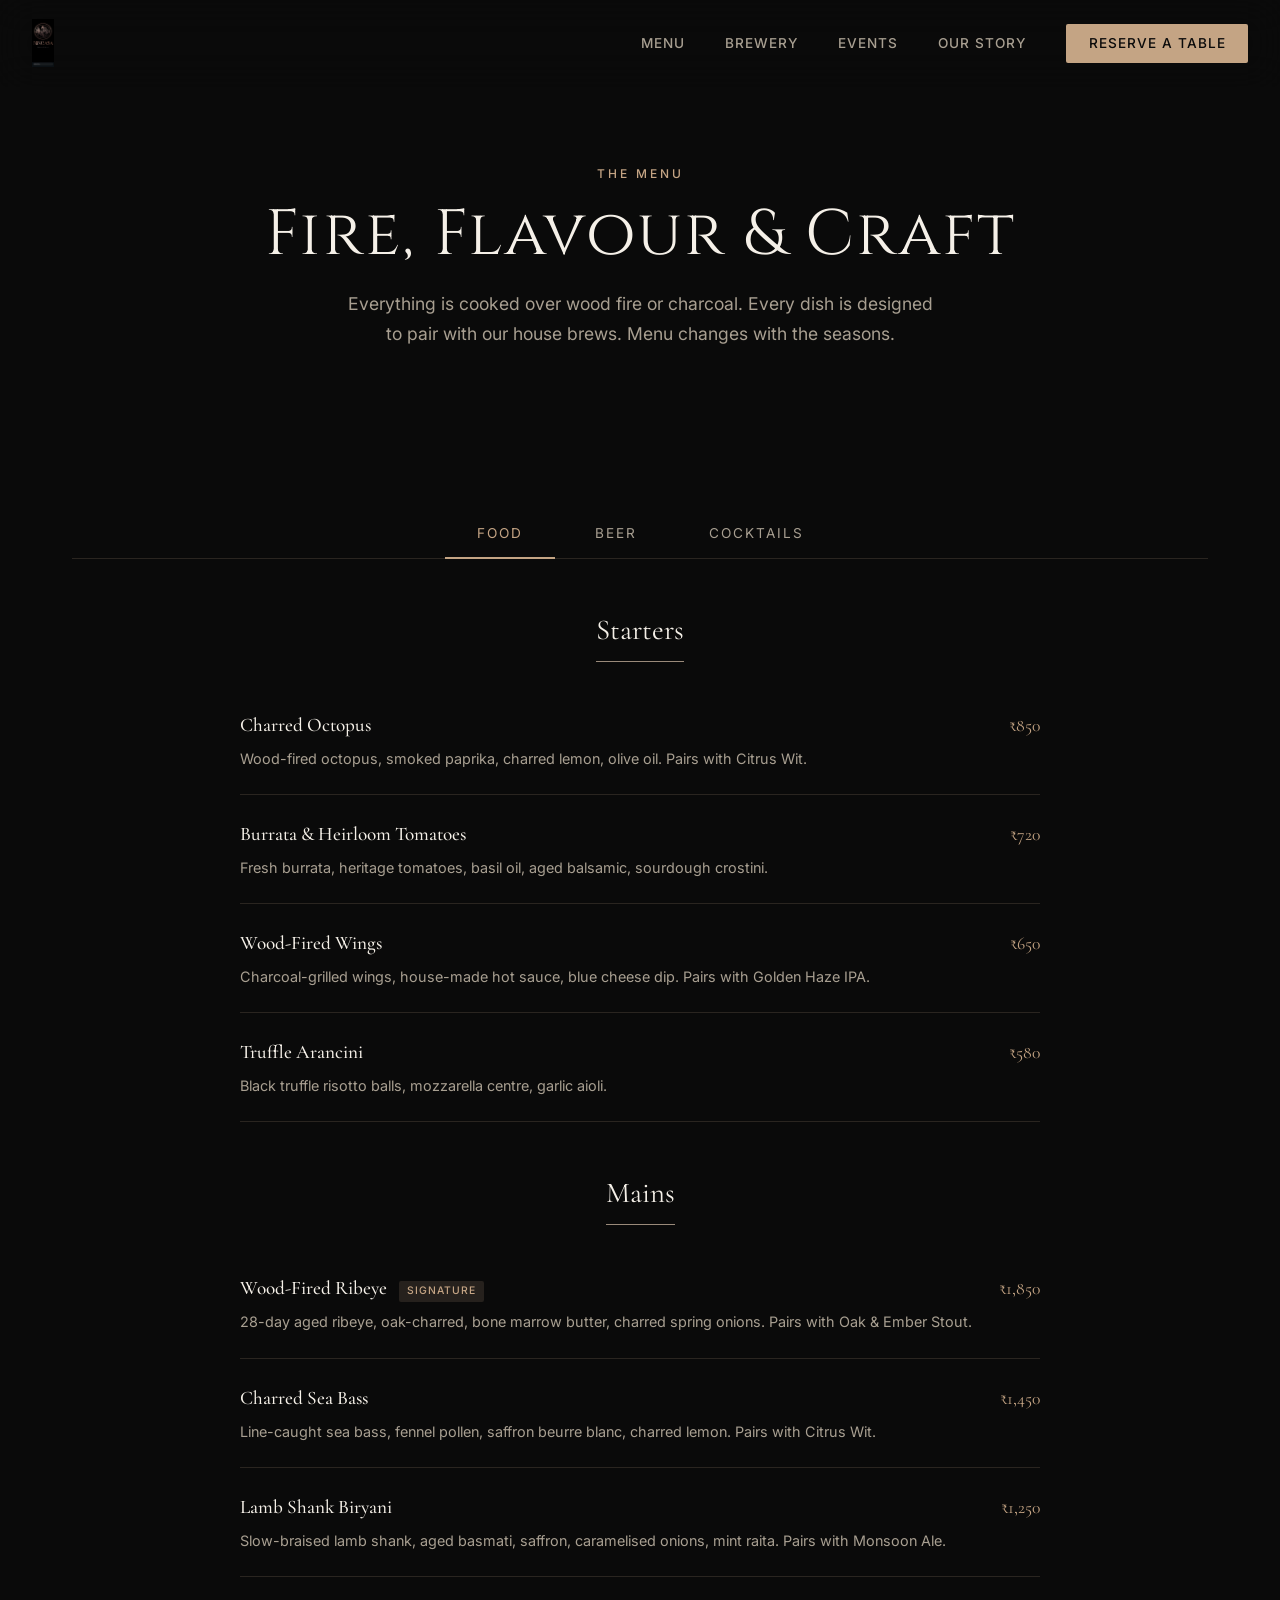
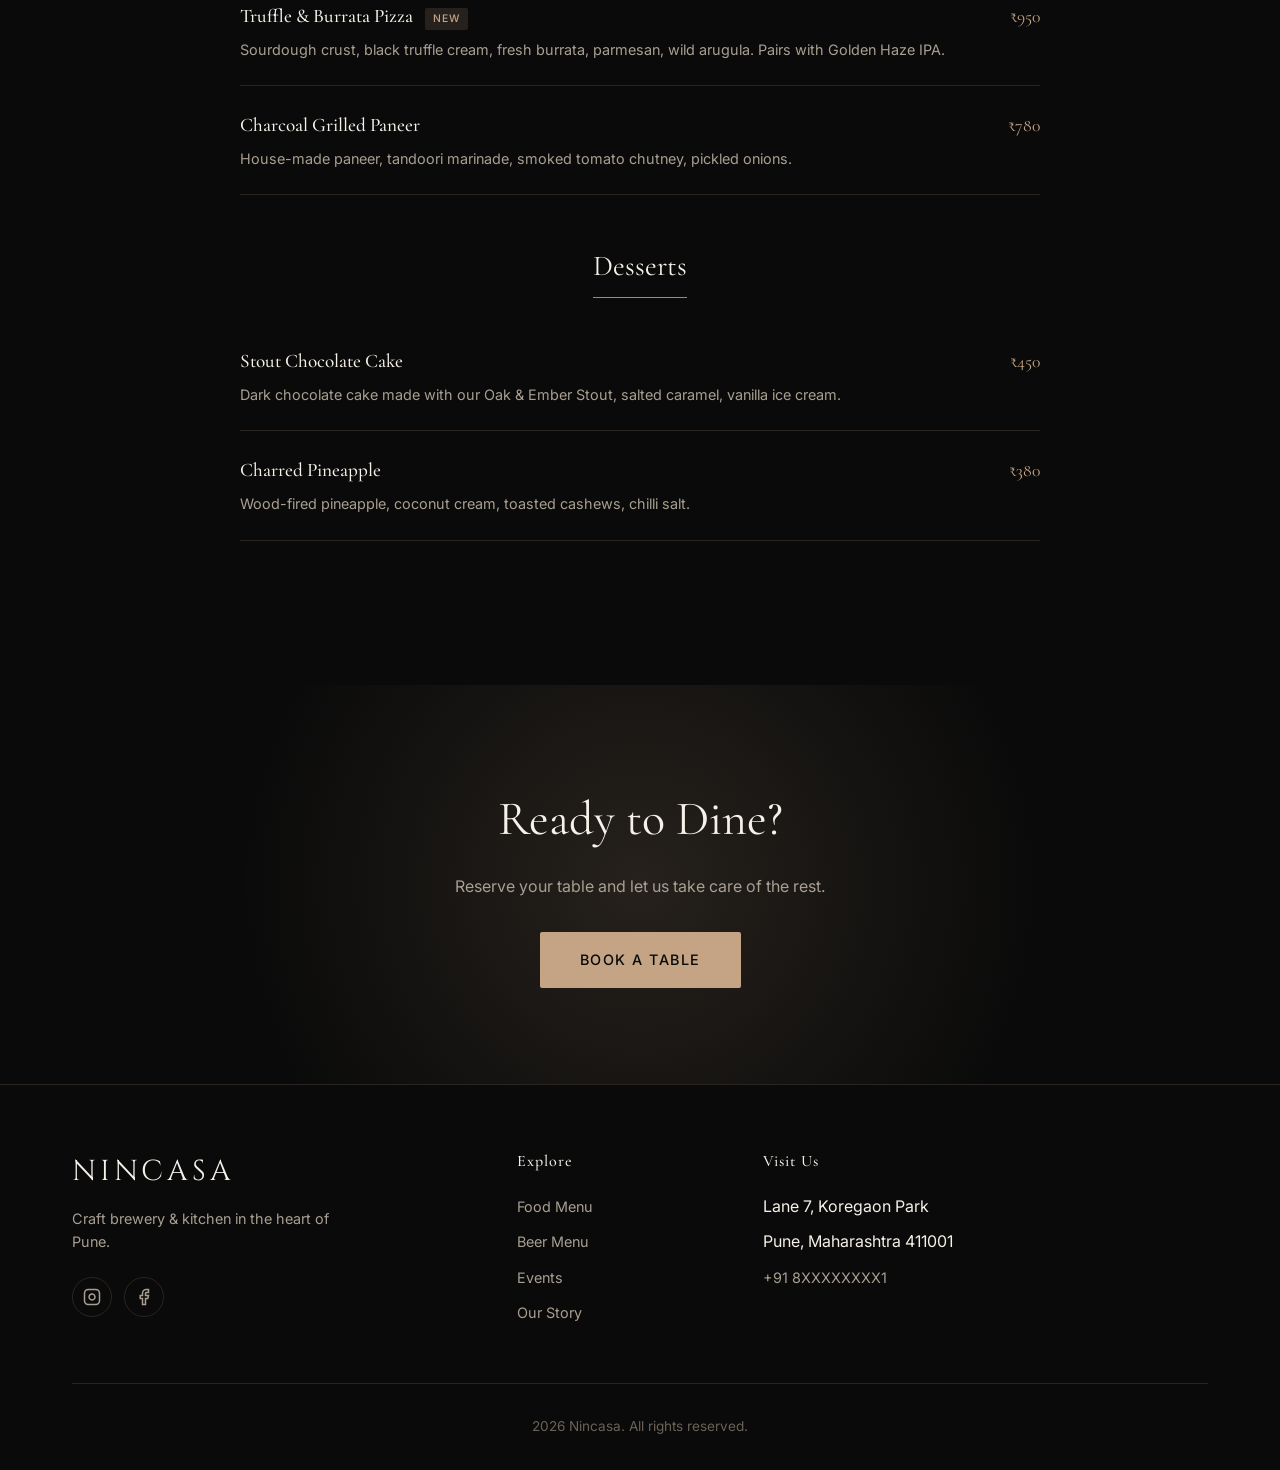
<file: menu.html>
<!DOCTYPE html>
<html lang="en">
<head>
    <meta charset="UTF-8">
    <meta name="viewport" content="width=device-width, initial-scale=1.0">
    <title>Menu — Nincasa | Craft Brewery & Kitchen</title>
    <link rel="preconnect" href="https://fonts.googleapis.com">
    <link rel="preconnect" href="https://fonts.gstatic.com" crossorigin>
    <link href="https://fonts.googleapis.com/css2?family=Cinzel:wght@400;500;600;700&family=Cormorant+Garamond:ital,wght@0,300;0,400;0,500;0,600;0,700;1,300;1,400;1,500&family=Inter:wght@300;400;500;600&display=swap" rel="stylesheet">
    <link rel="stylesheet" href="styles.css">
</head>
<body>
    <nav class="nav" id="navbar">
        <a href="index.html" class="nav-logo">
            <img src="logo.png" alt="Nincasa" class="nav-logo-img">
        </a>
        <ul class="nav-links">
            <li><a href="menu.html">Menu</a></li>
            <li><a href="brewery.html">Brewery</a></li>
            <li><a href="events.html">Events</a></li>
            <li><a href="about.html">Our Story</a></li>
            <li><a href="contact.html" class="nav-cta">Reserve a Table</a></li>
        </ul>
        <button class="mobile-toggle" id="mobileToggle" aria-label="Toggle menu">
            <span></span><span></span><span></span>
        </button>
    </nav>

    <div class="mobile-menu" id="mobileMenu">
        <a href="menu.html">Menu</a>
        <a href="brewery.html">Brewery</a>
        <a href="events.html">Events</a>
        <a href="about.html">Our Story</a>
        <a href="contact.html" class="mobile-cta">Reserve a Table</a>
    </div>

    <header class="page-header">
        <div class="container">
            <span class="section-tag">The Menu</span>
            <h1 style="font-family: var(--font-logo), serif; font-weight: 400; letter-spacing: 2px;">Fire, Flavour & Craft</h1>
            <p class="page-subtitle">Everything is cooked over wood fire or charcoal. Every dish is designed to pair with our house brews. Menu changes with the seasons.</p>
        </div>
    </header>

    <section class="menu-section">
        <div class="container">
            <div class="menu-tabs">
                <button class="menu-tab active" data-tab="food">Food</button>
                <button class="menu-tab" data-tab="beer">Beer</button>
                <button class="menu-tab" data-tab="cocktails">Cocktails</button>
            </div>

            <!-- Food Menu -->
            <div class="menu-panel active" id="food">
                <div class="menu-category">
                    <h2 class="menu-cat-title"><span>Starters</span></h2>
                    <div class="menu-items">
                        <div class="menu-item">
                            <div class="menu-item-header">
                                <h3>Charred Octopus</h3>
                                <span class="menu-item-price">₹850</span>
                            </div>
                            <p>Wood-fired octopus, smoked paprika, charred lemon, olive oil. Pairs with Citrus Wit.</p>
                        </div>
                        <div class="menu-item">
                            <div class="menu-item-header">
                                <h3>Burrata & Heirloom Tomatoes</h3>
                                <span class="menu-item-price">₹720</span>
                            </div>
                            <p>Fresh burrata, heritage tomatoes, basil oil, aged balsamic, sourdough crostini.</p>
                        </div>
                        <div class="menu-item">
                            <div class="menu-item-header">
                                <h3>Wood-Fired Wings</h3>
                                <span class="menu-item-price">₹650</span>
                            </div>
                            <p>Charcoal-grilled wings, house-made hot sauce, blue cheese dip. Pairs with Golden Haze IPA.</p>
                        </div>
                        <div class="menu-item">
                            <div class="menu-item-header">
                                <h3>Truffle Arancini</h3>
                                <span class="menu-item-price">₹580</span>
                            </div>
                            <p>Black truffle risotto balls, mozzarella centre, garlic aioli.</p>
                        </div>
                    </div>
                </div>

                <div class="menu-category">
                    <h2 class="menu-cat-title"><span>Mains</span></h2>
                    <div class="menu-items">
                        <div class="menu-item">
                            <div class="menu-item-header">
                                <h3>Wood-Fired Ribeye <span class="menu-badge">Signature</span></h3>
                                <span class="menu-item-price">₹1,850</span>
                            </div>
                            <p>28-day aged ribeye, oak-charred, bone marrow butter, charred spring onions. Pairs with Oak & Ember Stout.</p>
                        </div>
                        <div class="menu-item">
                            <div class="menu-item-header">
                                <h3>Charred Sea Bass</h3>
                                <span class="menu-item-price">₹1,450</span>
                            </div>
                            <p>Line-caught sea bass, fennel pollen, saffron beurre blanc, charred lemon. Pairs with Citrus Wit.</p>
                        </div>
                        <div class="menu-item">
                            <div class="menu-item-header">
                                <h3>Lamb Shank Biryani</h3>
                                <span class="menu-item-price">₹1,250</span>
                            </div>
                            <p>Slow-braised lamb shank, aged basmati, saffron, caramelised onions, mint raita. Pairs with Monsoon Ale.</p>
                        </div>
                        <div class="menu-item">
                            <div class="menu-item-header">
                                <h3>Truffle & Burrata Pizza <span class="menu-badge">New</span></h3>
                                <span class="menu-item-price">₹950</span>
                            </div>
                            <p>Sourdough crust, black truffle cream, fresh burrata, parmesan, wild arugula. Pairs with Golden Haze IPA.</p>
                        </div>
                        <div class="menu-item">
                            <div class="menu-item-header">
                                <h3>Charcoal Grilled Paneer</h3>
                                <span class="menu-item-price">₹780</span>
                            </div>
                            <p>House-made paneer, tandoori marinade, smoked tomato chutney, pickled onions.</p>
                        </div>
                    </div>
                </div>

                <div class="menu-category">
                    <h2 class="menu-cat-title"><span>Desserts</span></h2>
                    <div class="menu-items">
                        <div class="menu-item">
                            <div class="menu-item-header">
                                <h3>Stout Chocolate Cake</h3>
                                <span class="menu-item-price">₹450</span>
                            </div>
                            <p>Dark chocolate cake made with our Oak & Ember Stout, salted caramel, vanilla ice cream.</p>
                        </div>
                        <div class="menu-item">
                            <div class="menu-item-header">
                                <h3>Charred Pineapple</h3>
                                <span class="menu-item-price">₹380</span>
                            </div>
                            <p>Wood-fired pineapple, coconut cream, toasted cashews, chilli salt.</p>
                        </div>
                    </div>
                </div>
            </div>

            <!-- Beer Menu -->
            <div class="menu-panel" id="beer">
                <div class="menu-category">
                    <h2 class="menu-cat-title"><span>House Brews on Tap</span></h2>
                    <div class="beer-items">
                        <div class="beer-row">
                            <div class="beer-info">
                                <h3>Golden Haze IPA</h3>
                                <p>Tropical, hazy, unfiltered. Notes of mango, passionfruit, and soft pine. Our bestseller.</p>
                            </div>
                            <div class="beer-meta">
                                <span class="beer-abv">6.8%</span>
                                <span class="beer-price">₹450 / ₹750</span>
                            </div>
                        </div>
                        <div class="beer-row">
                            <div class="beer-info">
                                <h3>Oak & Ember Stout</h3>
                                <p>Smoked, rich, dark chocolate. Aged on oak chips. Bold, complex, unforgettable.</p>
                            </div>
                            <div class="beer-meta">
                                <span class="beer-abv">7.2%</span>
                                <span class="beer-price">₹480 / ₹800</span>
                            </div>
                        </div>
                        <div class="beer-row">
                            <div class="beer-info">
                                <h3>Citrus Wit</h3>
                                <p>Coriander, orange peel, crisp. Belgian-style wheat beer. Refreshing and bright.</p>
                            </div>
                            <div class="beer-meta">
                                <span class="beer-abv">4.9%</span>
                                <span class="beer-price">₹380 / ₹650</span>
                            </div>
                        </div>
                        <div class="beer-row">
                            <div class="beer-info">
                                <h3>Monsoon Ale <span class="menu-badge">Seasonal</span></h3>
                                <p>Spiced, warming, amber. Cinnamon, clove, and caramel malts. Perfect for Pune rains.</p>
                            </div>
                            <div class="beer-meta">
                                <span class="beer-abv">5.5%</span>
                                <span class="beer-price">₹420 / ₹700</span>
                            </div>
                        </div>
                        <div class="beer-row">
                            <div class="beer-info">
                                <h3>Sour Cherry Gose</h3>
                                <p>Tart, salty, fruity. First barrel-aged sour from our brewery. Limited batch.</p>
                            </div>
                            <div class="beer-meta">
                                <span class="beer-abv">5.2%</span>
                                <span class="beer-price">₹500 / ₹850</span>
                            </div>
                        </div>
                        <div class="beer-row">
                            <div class="beer-info">
                                <h3>Pilsner No. 7</h3>
                                <p>Crisp, clean, classic. German-style pilsner. The beer that started it all.</p>
                            </div>
                            <div class="beer-meta">
                                <span class="beer-abv">4.8%</span>
                                <span class="beer-price">₹350 / ₹600</span>
                            </div>
                        </div>
                    </div>
                </div>
                <div class="menu-note">
                    <p><strong>Tasting Flight:</strong> Five 150ml pours of your choice — ₹1,200. Ask your server for pairing recommendations.</p>
                </div>
            </div>

            <!-- Cocktails -->
            <div class="menu-panel" id="cocktails">
                <div class="menu-category">
                    <h2 class="menu-cat-title"><span>House Cocktails</span></h2>
                    <div class="menu-items">
                        <div class="menu-item">
                            <div class="menu-item-header">
                                <h3>Smoked Old Fashioned</h3>
                                <span class="menu-item-price">₹650</span>
                            </div>
                            <p>Bourbon, house-smoked maple syrup, angostura bitters, orange peel. Smoked tableside.</p>
                        </div>
                        <div class="menu-item">
                            <div class="menu-item-header">
                                <h3>Beer Mojito</h3>
                                <span class="menu-item-price">₹550</span>
                            </div>
                            <p>White rum, fresh mint, lime, topped with our Citrus Wit. Unexpected and excellent.</p>
                        </div>
                        <div class="menu-item">
                            <div class="menu-item-header">
                                <h3>Charred Margarita</h3>
                                <span class="menu-item-price">₹580</span>
                            </div>
                            <p>Tequila, charred jalapeño, agave, lime, smoked salt rim.</p>
                        </div>
                        <div class="menu-item">
                            <div class="menu-item-header">
                                <h3>Espresso Stout Martini</h3>
                                <span class="menu-item-price">₹620</span>
                            </div>
                            <p>Vodka, fresh espresso, coffee liqueur, finished with a float of Oak & Ember Stout.</p>
                        </div>
                    </div>
                </div>
            </div>
        </div>
    </section>

    <section class="cta-section">
        <div class="container">
            <div class="cta-content">
                <h2>Ready to Dine?</h2>
                <p>Reserve your table and let us take care of the rest.</p>
                <a href="contact.html" class="btn btn-gold btn-large">Book a Table</a>
            </div>
        </div>
    </section>

    <footer class="footer">
        <div class="container">
            <div class="footer-grid">
                <div class="footer-brand">
                    <span class="footer-logo" style="font-family: var(--font-logo), serif; letter-spacing: 4px; font-weight: 400;">NINCASA</span>
                    <p>Craft brewery & kitchen in the heart of Pune.</p>
                    <div class="footer-social">
                        <a href="#" aria-label="Instagram"><svg viewBox="0 0 24 24" fill="none" stroke="currentColor" stroke-width="2"><rect x="2" y="2" width="20" height="20" rx="5"/><path d="M16 11.37A4 4 0 1 1 12.63 8 4 4 0 0 1 16 11.37z"/><line x1="17.5" y1="6.5" x2="17.51" y2="6.5"/></svg></a>
                        <a href="#" aria-label="Facebook"><svg viewBox="0 0 24 24" fill="none" stroke="currentColor" stroke-width="2"><path d="M18 2h-3a5 5 0 0 0-5 5v3H7v4h3v8h4v-8h3l1-4h-4V7a1 1 0 0 1 1-1h3z"/></svg></a>
                    </div>
                </div>
                <div class="footer-col">
                    <h4>Explore</h4>
                    <ul>
                        <li><a href="menu.html">Food Menu</a></li>
                        <li><a href="brewery.html">Beer Menu</a></li>
                        <li><a href="events.html">Events</a></li>
                        <li><a href="about.html">Our Story</a></li>
                    </ul>
                </div>
                <div class="footer-col">
                    <h4>Visit Us</h4>
                    <ul>
                        <li>Lane 7, Koregaon Park</li>
                        <li>Pune, Maharashtra 411001</li>
                        <li><a href="tel:+918XXXXXXXX1">+91 8XXXXXXXX1</a></li>
                    </ul>
                </div>
            </div>
            <div class="footer-bottom">
                <p>2026 Nincasa. All rights reserved.</p>
            </div>
        </div>
    </footer>

    <script src="scripts.js"></script>
</body>
</html>
</file>
<file: styles.css>
/* ============ VARIABLES & RESET ============ */
:root {
    --bg: #0A0A0A;
    --bg-elevated: #111111;
    --bg-card: #141414;
    --bg-input: #1A1A1A;
    --text: #F5F0E8;
    --text-muted: #A89F91;
    --text-dim: #6B6256;
    --gold: #C4A484;
    --gold-light: #D4B896;
    --gold-dim: #9A8A7A;
    --gold-glow: rgba(196, 164, 132, 0.15);
    --border: #2A2520;
    --border-light: #3A3530;
    --font-body: 'Inter', -apple-system, BlinkMacSystemFont, sans-serif;
    --font-display: 'Cormorant Garamond', Georgia, serif;
    --font-logo: 'Cinzel', 'Cormorant Garamond', Georgia, serif;
}

* { margin: 0; padding: 0; box-sizing: border-box; }
html { scroll-behavior: smooth; }

body {
    font-family: var(--font-body);
    background: var(--bg);
    color: var(--text);
    line-height: 1.6;
    font-size: 16px;
    -webkit-font-smoothing: antialiased;
    overflow-x: hidden;
}

.container {
    max-width: 1200px;
    margin: 0 auto;
    padding: 0 2rem;
}

img { max-width: 100%; height: auto; display: block; }

/* ============ LOADER ============ */
.loader {
    position: fixed;
    inset: 0;
    background: var(--bg);
    z-index: 9999;
    display: flex;
    align-items: center;
    justify-content: center;
    transition: opacity 0.6s ease, visibility 0.6s;
}

.loader.hidden {
    opacity: 0;
    visibility: hidden;
    pointer-events: none;
}

.loader-content {
    text-align: center;
}

.loader-text {
    font-family: var(--font-display);
    font-size: 2rem;
    font-weight: 300;
    letter-spacing: 8px;
    color: var(--gold);
    display: block;
    margin-bottom: 1.5rem;
}

.loader-line {
    width: 60px;
    height: 1px;
    background: var(--gold);
    margin: 0 auto;
    animation: loaderPulse 1.5s ease-in-out infinite;
}

@keyframes loaderPulse {
    0%, 100% { opacity: 0.3; transform: scaleX(1); }
    50% { opacity: 1; transform: scaleX(1.5); }
}

/* ============ NAVIGATION ============ */
.nav {
    position: fixed;
    top: 0; left: 0;
    width: 100%;
    z-index: 1000;
    padding: 1.2rem 2rem;
    display: flex;
    justify-content: space-between;
    align-items: center;
    background: rgba(10, 10, 10, 0.7);
    backdrop-filter: blur(20px);
    border-bottom: 1px solid transparent;
    transition: all 0.4s ease;
}

.nav.scrolled {
    background: rgba(10, 10, 10, 0.95);
    border-bottom-color: var(--border);
}

.nav-logo {
    display: flex;
    align-items: center;
    gap: 0.75rem;
    text-decoration: none;
    color: var(--text);
}

.logo-icon {
    width: 36px; height: 36px;
    color: var(--gold);
}

.logo-text {
    font-family: var(--font-display);
    font-size: 1.6rem;
    font-weight: 500;
    letter-spacing: 2px;
}

.nav-links {
    display: flex;
    gap: 2.5rem;
    list-style: none;
    align-items: center;
}

.nav-links a {
    color: var(--text-muted);
    font-size: 0.85rem;
    font-weight: 500;
    letter-spacing: 1px;
    text-transform: uppercase;
    text-decoration: none;
    transition: color 0.3s;
    position: relative;
}

.nav-links a::after {
    content: '';
    position: absolute;
    bottom: -4px; left: 0;
    width: 0; height: 1px;
    background: var(--gold);
    transition: width 0.3s ease;
}

.nav-links a:hover { color: var(--text); }
.nav-links a:hover::after { width: 100%; }

.nav-cta {
    background: var(--gold);
    color: var(--bg) !important;
    padding: 0.7rem 1.4rem;
    border-radius: 2px;
    font-weight: 600;
    transition: all 0.3s;
}

.nav-cta::after { display: none !important; }

.nav-cta:hover {
    background: var(--gold-light);
    transform: translateY(-1px);
    box-shadow: 0 4px 20px rgba(196, 164, 132, 0.3);
}

/* Mobile Toggle */
.mobile-toggle {
    display: none;
    flex-direction: column;
    gap: 5px;
    background: none;
    border: none;
    cursor: pointer;
    padding: 0.5rem;
}

.mobile-toggle span {
    width: 24px; height: 1.5px;
    background: var(--text);
    transition: all 0.3s;
}

.mobile-menu {
    position: fixed;
    top: 0; right: -100%;
    width: 100%; height: 100vh;
    background: var(--bg);
    z-index: 999;
    display: flex;
    flex-direction: column;
    align-items: center;
    justify-content: center;
    gap: 2rem;
    transition: right 0.4s ease;
}

.mobile-menu.open { right: 0; }

.mobile-menu a {
    color: var(--text);
    font-family: var(--font-display);
    font-size: 1.8rem;
    text-decoration: none;
    transition: color 0.3s;
}

.mobile-menu a:hover { color: var(--gold); }

.mobile-cta {
    background: var(--gold);
    color: var(--bg) !important;
    padding: 0.8rem 2rem;
    font-size: 1rem !important;
    font-family: var(--font-body) !important;
    text-transform: uppercase;
    letter-spacing: 2px;
    border-radius: 2px;
}

/* ============ BUTTONS ============ */
.btn {
    display: inline-flex;
    align-items: center;
    gap: 0.5rem;
    padding: 0.9rem 2rem;
    font-family: var(--font-body);
    font-size: 0.85rem;
    font-weight: 500;
    letter-spacing: 1.5px;
    text-transform: uppercase;
    text-decoration: none;
    cursor: pointer;
    border: none;
    transition: all 0.3s ease;
    border-radius: 2px;
}

.btn-gold {
    background: var(--gold);
    color: var(--bg);
}

.btn-gold:hover {
    background: var(--gold-light);
    transform: translateY(-2px);
    box-shadow: 0 8px 30px rgba(196, 164, 132, 0.25);
}

.btn-outline {
    background: transparent;
    color: var(--text);
    border: 1px solid var(--border-light);
}

.btn-outline:hover {
    border-color: var(--gold);
    color: var(--gold);
    background: var(--gold-glow);
}

.btn-large { padding: 1rem 2.5rem; font-size: 0.9rem; }
.btn-full { width: 100%; justify-content: center; }
.btn-small { padding: 0.6rem 1.2rem; font-size: 0.8rem; }

/* ============ HERO ============ */
.hero {
    min-height: 100vh;
    position: relative;
    display: flex;
    align-items: center;
    justify-content: center;
    overflow: hidden;
}

.hero-bg {
    position: absolute;
    inset: 0;
    z-index: 0;
}

.hero-bg img {
    width: 100%; height: 100%;
    object-fit: cover;
    filter: brightness(0.35);
}

.hero-overlay {
    position: absolute;
    inset: 0;
    background: linear-gradient(to bottom, rgba(10,10,10,0.3) 0%, rgba(10,10,10,0.7) 60%, var(--bg) 100%);
    z-index: 1;
}

.hero-content {
    position: relative;
    z-index: 2;
    text-align: center;
    max-width: 800px;
    padding: 0 2rem;
    padding-top: 4rem;
}

.hero-badge {
    display: inline-flex;
    align-items: center;
    gap: 0.5rem;
    margin-bottom: 2rem;
}

.badge-dot {
    width: 6px; height: 6px;
    background: var(--gold);
    border-radius: 50%;
    animation: pulse 2s ease-in-out infinite;
}

@keyframes pulse {
    0%, 100% { opacity: 1; }
    50% { opacity: 0.4; }
}

.hero-badge span {
    font-size: 0.8rem;
    letter-spacing: 3px;
    text-transform: uppercase;
    color: var(--gold);
}

.hero-title {
    font-family: var(--font-display);
    font-size: clamp(3rem, 7vw, 5.5rem);
    font-weight: 300;
    line-height: 1.1;
    margin-bottom: 1.5rem;
    letter-spacing: -1px;
}

.hero-title .line { display: block; }
.hero-title em {
    font-style: italic;
    color: var(--gold);
}

.hero-subtitle {
    font-size: 1.1rem;
    color: var(--text-muted);
    max-width: 550px;
    margin: 0 auto 2.5rem;
    line-height: 1.8;
    font-weight: 300;
}

.hero-actions {
    display: flex;
    gap: 1rem;
    justify-content: center;
    flex-wrap: wrap;
}

.hero-scroll {
    position: absolute;
    bottom: 3rem;
    left: 50%;
    transform: translateX(-50%);
    display: flex;
    flex-direction: column;
    align-items: center;
    gap: 0.75rem;
    z-index: 2;
}

.hero-scroll span {
    font-size: 0.7rem;
    letter-spacing: 3px;
    text-transform: uppercase;
    color: var(--text-dim);
}

.scroll-line {
    width: 1px;
    height: 40px;
    background: linear-gradient(to bottom, var(--gold), transparent);
    animation: scrollBounce 2s ease-in-out infinite;
}

@keyframes scrollBounce {
    0%, 100% { transform: translateY(0); opacity: 1; }
    50% { transform: translateY(10px); opacity: 0.5; }
}

/* ============ SECTIONS ============ */
section { padding: 6rem 0; }
.alt-bg { background: var(--bg-elevated); }

.section-tag {
    display: inline-block;
    font-size: 0.75rem;
    font-weight: 500;
    letter-spacing: 3px;
    text-transform: uppercase;
    color: var(--gold);
    margin-bottom: 1rem;
}

.section-title {
    font-family: var(--font-display);
    font-size: clamp(2rem, 4vw, 3rem);
    font-weight: 400;
    line-height: 1.2;
    margin-bottom: 1rem;
    letter-spacing: -0.5px;
}

.section-subtitle {
    color: var(--text-muted);
    font-size: 1.05rem;
    line-height: 1.7;
    max-width: 600px;
}

.section-header {
    text-align: center;
    max-width: 700px;
    margin: 0 auto 3rem;
}

.section-cta {
    text-align: center;
    margin-top: 3rem;
}

/* ============ INTRO ============ */
.intro-grid {
    display: grid;
    grid-template-columns: 1fr 1fr;
    gap: 4rem;
    align-items: center;
}

.intro-visual {
    position: relative;
}

.intro-img-main {
    border-radius: 4px;
    overflow: hidden;
}

.intro-img-main img {
    width: 100%;
    aspect-ratio: 4/5;
    object-fit: cover;
}

.intro-img-accent {
    position: absolute;
    bottom: -2rem; right: -2rem;
    width: 50%;
    border: 4px solid var(--bg);
    border-radius: 4px;
    overflow: hidden;
}

.intro-img-accent img {
    width: 100%;
    aspect-ratio: 1;
    object-fit: cover;
}

.intro-content .section-title { margin-bottom: 1.5rem; }

.intro-text {
    color: var(--text-muted);
    line-height: 1.8;
    margin-bottom: 1.25rem;
    font-size: 1rem;
}

.intro-stats {
    display: flex;
    gap: 2.5rem;
    margin-top: 2.5rem;
    padding-top: 2rem;
    border-top: 1px solid var(--border);
}

.intro-stat { text-align: center; }

.stat-num {
    display: block;
    font-family: var(--font-display);
    font-size: 2.5rem;
    font-weight: 400;
    color: var(--gold);
    line-height: 1;
}

.stat-label {
    font-size: 0.8rem;
    color: var(--text-dim);
    letter-spacing: 1px;
    text-transform: uppercase;
    margin-top: 0.5rem;
}

/* ============ FEATURED MENU ============ */
.menu-showcase {
    display: grid;
    grid-template-columns: repeat(3, 1fr);
    gap: 1.5rem;
}

.menu-card {
    background: var(--bg-card);
    border: 1px solid var(--border);
    border-radius: 4px;
    overflow: hidden;
    transition: all 0.4s ease;
}

.menu-card:hover {
    transform: translateY(-6px);
    border-color: var(--gold-dim);
    box-shadow: 0 20px 50px rgba(0,0,0,0.4);
}

.menu-card-img {
    position: relative;
    height: 240px;
    overflow: hidden;
}

.menu-card-img img {
    width: 100%; height: 100%;
    object-fit: cover;
    transition: transform 0.6s ease;
}

.menu-card:hover .menu-card-img img { transform: scale(1.08); }

.menu-card-tag {
    position: absolute;
    top: 1rem; left: 1rem;
    background: var(--gold);
    color: var(--bg);
    padding: 0.3rem 0.8rem;
    font-size: 0.7rem;
    font-weight: 600;
    letter-spacing: 1px;
    text-transform: uppercase;
    border-radius: 2px;
}

.menu-card-body { padding: 1.5rem; }

.menu-card-header {
    display: flex;
    justify-content: space-between;
    align-items: baseline;
    margin-bottom: 0.75rem;
}

.menu-card-header h3 {
    font-family: var(--font-display);
    font-size: 1.3rem;
    font-weight: 500;
}

.menu-card-price {
    font-family: var(--font-display);
    font-size: 1.2rem;
    color: var(--gold);
    font-weight: 400;
}

.menu-card-body p {
    color: var(--text-muted);
    font-size: 0.9rem;
    line-height: 1.6;
}

.menu-card-body p em { color: var(--gold-dim); font-style: italic; }

/* ============ BREWERY SPOTLIGHT ============ */
.brewery-spotlight {
    position: relative;
    min-height: 80vh;
    display: flex;
    align-items: center;
    overflow: hidden;
}

.brewery-bg {
    position: absolute;
    inset: 0;
}

.brewery-bg img {
    width: 100%; height: 100%;
    object-fit: cover;
    filter: brightness(0.25);
}

.brewery-overlay {
    position: absolute;
    inset: 0;
    background: linear-gradient(90deg, rgba(10,10,10,0.9) 0%, rgba(10,10,10,0.6) 50%, rgba(10,10,10,0.3) 100%);
}

.brewery-content {
    position: relative;
    z-index: 2;
    max-width: 600px;
}

.brewery-text {
    color: var(--text-muted);
    line-height: 1.8;
    margin-bottom: 1.5rem;
    font-size: 1rem;
}

.brewery-beers {
    display: grid;
    grid-template-columns: 1fr 1fr;
    gap: 1rem;
    margin: 2rem 0;
}

.beer-item {
    padding: 1rem;
    background: rgba(255,255,255,0.03);
    border: 1px solid var(--border);
    border-radius: 4px;
}

.beer-name {
    display: block;
    font-family: var(--font-display);
    font-size: 1.1rem;
    color: var(--text);
    margin-bottom: 0.25rem;
}

.beer-abv {
    display: block;
    font-size: 0.75rem;
    color: var(--gold);
    letter-spacing: 1px;
    margin-bottom: 0.25rem;
}

.beer-desc {
    font-size: 0.8rem;
    color: var(--text-dim);
}

/* ============ EXPERIENCE ============ */
.experience-grid {
    display: grid;
    grid-template-columns: repeat(3, 1fr);
    gap: 1.5rem;
}

.exp-card {
    background: var(--bg-card);
    border: 1px solid var(--border);
    border-radius: 4px;
    overflow: hidden;
    transition: all 0.4s ease;
}

.exp-card:hover {
    transform: translateY(-4px);
    border-color: var(--gold-dim);
}

.exp-img { height: 220px; overflow: hidden; }

.exp-img img {
    width: 100%; height: 100%;
    object-fit: cover;
    transition: transform 0.6s ease;
}

.exp-card:hover .exp-img img { transform: scale(1.05); }

.exp-body { padding: 1.5rem; }

.exp-body h3 {
    font-family: var(--font-display);
    font-size: 1.3rem;
    font-weight: 500;
    margin-bottom: 0.5rem;
}

.exp-body p {
    color: var(--text-muted);
    font-size: 0.9rem;
    line-height: 1.6;
}

/* ============ EVENTS PREVIEW ============ */
.events-header {
    display: flex;
    justify-content: space-between;
    align-items: flex-end;
    margin-bottom: 2.5rem;
}

.events-list { display: flex; flex-direction: column; gap: 1rem; }

.event-row {
    display: grid;
    grid-template-columns: 100px 1fr auto;
    gap: 2rem;
    align-items: center;
    padding: 1.5rem 2rem;
    background: var(--bg-card);
    border: 1px solid var(--border);
    border-radius: 4px;
    text-decoration: none;
    color: inherit;
    transition: all 0.3s ease;
}

.event-row:hover {
    border-color: var(--gold-dim);
    background: var(--bg-elevated);
}

.event-date {
    text-align: center;
}

.event-day {
    display: block;
    font-family: var(--font-display);
    font-size: 2rem;
    font-weight: 400;
    color: var(--gold);
    line-height: 1;
}

.event-month {
    font-size: 0.75rem;
    letter-spacing: 2px;
    text-transform: uppercase;
    color: var(--text-dim);
}

.event-info h3 {
    font-family: var(--font-display);
    font-size: 1.2rem;
    font-weight: 500;
    margin-bottom: 0.3rem;
    color: var(--text);
}

.event-info p {
    color: var(--text-muted);
    font-size: 0.9rem;
}

.event-action {
    display: flex;
    align-items: center;
    gap: 0.5rem;
    color: var(--gold);
    font-size: 0.8rem;
    letter-spacing: 1px;
    text-transform: uppercase;
    white-space: nowrap;
}

.event-action svg {
    width: 16px; height: 16px;
    stroke: var(--gold);
    transition: transform 0.3s;
}

.event-row:hover .event-action svg { transform: translateX(4px); }

/* ============ TESTIMONIALS ============ */
.testimonials-slider {
    max-width: 800px;
    margin: 0 auto;
    position: relative;
}

.testimonial {
    display: none;
    text-align: center;
    padding: 2rem;
}

.testimonial.active { display: block; }

.testimonial blockquote {
    font-family: var(--font-display);
    font-size: clamp(1.3rem, 3vw, 1.8rem);
    font-weight: 300;
    font-style: italic;
    line-height: 1.5;
    color: var(--text);
    margin-bottom: 2rem;
}

.testimonial cite {
    font-style: normal;
    font-size: 0.85rem;
    color: var(--text-muted);
    letter-spacing: 1px;
}

.testimonial-nav {
    display: flex;
    justify-content: center;
    align-items: center;
    gap: 1.5rem;
    margin-top: 2rem;
}

.testimonial-prev,
.testimonial-next {
    width: 44px; height: 44px;
    border: 1px solid var(--border);
    background: transparent;
    color: var(--text-muted);
    border-radius: 50%;
    cursor: pointer;
    display: flex;
    align-items: center;
    justify-content: center;
    transition: all 0.3s;
}

.testimonial-prev:hover,
.testimonial-next:hover {
    border-color: var(--gold);
    color: var(--gold);
}

.testimonial-dots {
    display: flex;
    gap: 0.5rem;
}

.dot {
    width: 8px; height: 8px;
    border-radius: 50%;
    background: var(--border-light);
    cursor: pointer;
    transition: all 0.3s;
}

.dot.active {
    background: var(--gold);
    transform: scale(1.2);
}

/* ============ CTA SECTION ============ */
.cta-section {
    text-align: center;
    padding: 6rem 2rem;
    position: relative;
}

.cta-section::before {
    content: '';
    position: absolute;
    inset: 0;
    background: radial-gradient(circle at 50% 50%, var(--gold-glow) 0%, transparent 60%);
    pointer-events: none;
}

.cta-content {
    position: relative;
    z-index: 1;
    max-width: 600px;
    margin: 0 auto;
}

.cta-content h2 {
    font-family: var(--font-display);
    font-size: clamp(2rem, 4vw, 3rem);
    font-weight: 400;
    margin-bottom: 1rem;
}

.cta-content p {
    color: var(--text-muted);
    margin-bottom: 2rem;
    line-height: 1.7;
}

.cta-actions {
    display: flex;
    gap: 1rem;
    justify-content: center;
    flex-wrap: wrap;
    margin-bottom: 2.5rem;
}

.cta-hours {
    display: flex;
    justify-content: center;
    gap: 3rem;
    flex-wrap: wrap;
}

.hours-item {
    text-align: center;
}

.hours-label {
    display: block;
    font-size: 0.7rem;
    letter-spacing: 2px;
    text-transform: uppercase;
    color: var(--gold);
    margin-bottom: 0.3rem;
}

.hours-time {
    font-size: 0.9rem;
    color: var(--text-muted);
}

/* ============ PAGE HEADER ============ */
.page-header {
    padding: 10rem 2rem 4rem;
    text-align: center;
    max-width: 900px;
    margin: 0 auto;
}

.page-header h1 {
    font-family: var(--font-display);
    font-size: clamp(2.5rem, 5vw, 4rem);
    font-weight: 300;
    line-height: 1.15;
    margin-bottom: 1rem;
}

.page-subtitle {
    color: var(--text-muted);
    font-size: 1.1rem;
    line-height: 1.7;
    max-width: 600px;
    margin: 0 auto;
}

/* ============ MENU PAGE ============ */
.menu-tabs {
    display: flex;
    justify-content: center;
    gap: 0.5rem;
    margin-bottom: 3rem;
    border-bottom: 1px solid var(--border);
    padding-bottom: 0;
}

.menu-tab {
    background: none;
    border: none;
    color: var(--text-muted);
    font-family: var(--font-body);
    font-size: 0.85rem;
    letter-spacing: 2px;
    text-transform: uppercase;
    padding: 1rem 2rem;
    cursor: pointer;
    transition: all 0.3s;
    position: relative;
    border-bottom: 2px solid transparent;
    margin-bottom: -1px;
}

.menu-tab:hover { color: var(--text); }

.menu-tab.active {
    color: var(--gold);
    border-bottom-color: var(--gold);
}

.menu-panel { display: none; }
.menu-panel.active { display: block; }

.menu-category { margin-bottom: 3rem; }

.menu-cat-title {
    font-family: var(--font-display);
    font-size: 1.8rem;
    font-weight: 400;
    margin-bottom: 1.5rem;
    text-align: center;
}

.menu-cat-title span {
    display: inline-block;
    padding-bottom: 0.5rem;
    border-bottom: 1px solid var(--gold-dim);
}

.menu-items { max-width: 800px; margin: 0 auto; }

.menu-item {
    padding: 1.5rem 0;
    border-bottom: 1px solid var(--border);
}

.menu-item-header {
    display: flex;
    justify-content: space-between;
    align-items: baseline;
    margin-bottom: 0.4rem;
}

.menu-item-header h3 {
    font-family: var(--font-display);
    font-size: 1.2rem;
    font-weight: 500;
}

.menu-badge {
    display: inline-block;
    background: var(--gold-glow);
    color: var(--gold);
    padding: 0.15rem 0.5rem;
    font-size: 0.65rem;
    letter-spacing: 1px;
    text-transform: uppercase;
    border-radius: 2px;
    margin-left: 0.5rem;
    font-family: var(--font-body);
}

.menu-item-price {
    font-family: var(--font-display);
    font-size: 1.1rem;
    color: var(--gold);
}

.menu-item p {
    color: var(--text-muted);
    font-size: 0.9rem;
    line-height: 1.6;
}

.menu-item p em { color: var(--gold-dim); font-style: italic; }

/* Beer rows on menu */
.beer-items { max-width: 900px; margin: 0 auto; }

.beer-row {
    display: grid;
    grid-template-columns: 2fr 1fr;
    gap: 2rem;
    padding: 1.5rem 0;
    border-bottom: 1px solid var(--border);
    align-items: center;
}

.beer-info h3 {
    font-family: var(--font-display);
    font-size: 1.2rem;
    font-weight: 500;
    margin-bottom: 0.3rem;
}

.beer-info p {
    color: var(--text-muted);
    font-size: 0.9rem;
}

.beer-meta {
    text-align: right;
}

.beer-abv {
    display: block;
    font-size: 1.3rem;
    font-family: var(--font-display);
    color: var(--gold);
}

.beer-price {
    font-size: 0.85rem;
    color: var(--text-muted);
}

.menu-note {
    text-align: center;
    margin-top: 2rem;
    padding: 1.5rem;
    background: var(--gold-glow);
    border: 1px solid var(--border);
    border-radius: 4px;
}

.menu-note p {
    color: var(--text-muted);
    font-size: 0.95rem;
}

.menu-note strong { color: var(--gold); }

/* ============ BREWERY PAGE ============ */
.brewery-header h1 { font-size: clamp(2.5rem, 5vw, 4.5rem); }

.brewery-grid {
    display: grid;
    grid-template-columns: 1fr 1fr;
    gap: 4rem;
    align-items: center;
}

.brewery-visual { position: relative; }

.brewery-img-main { border-radius: 4px; overflow: hidden; }
.brewery-img-main img { width: 100%; aspect-ratio: 3/4; object-fit: cover; }

.brewery-img-accent {
    position: absolute;
    bottom: -2rem; right: -2rem;
    width: 45%;
    border: 4px solid var(--bg);
    border-radius: 4px;
    overflow: hidden;
}

.brewery-img-accent img { width: 100%; aspect-ratio: 1; object-fit: cover; }

.brewery-content .section-title { margin-bottom: 1.5rem; }

.brewery-text {
    color: var(--text-muted);
    line-height: 1.8;
    margin-bottom: 1.25rem;
}

.brewery-specs {
    display: grid;
    grid-template-columns: repeat(2, 1fr);
    gap: 1.5rem;
    margin-top: 2rem;
    padding-top: 2rem;
    border-top: 1px solid var(--border);
}

.spec-item { text-align: center; }

.spec-num {
    display: block;
    font-family: var(--font-display);
    font-size: 2rem;
    color: var(--gold);
    line-height: 1;
}

.spec-label {
    font-size: 0.8rem;
    color: var(--text-dim);
    letter-spacing: 1px;
    text-transform: uppercase;
    margin-top: 0.4rem;
}

/* Beer Cards */
.beer-cards {
    display: grid;
    grid-template-columns: repeat(3, 1fr);
    gap: 1.5rem;
}

.beer-card {
    background: var(--bg-card);
    border: 1px solid var(--border);
    border-radius: 4px;
    overflow: hidden;
    transition: all 0.4s ease;
}

.beer-card:hover {
    transform: translateY(-4px);
    border-color: var(--gold-dim);
}

.beer-card-visual {
    height: 160px;
    display: flex;
    flex-direction: column;
    align-items: center;
    justify-content: center;
    background: linear-gradient(135deg, #C9A96E 0%, #8A7A5A 100%);
    position: relative;
}

.beer-card-visual.dark {
    background: linear-gradient(135deg, #3A2520 0%, #1A1510 100%);
}

.beer-card-visual.wheat {
    background: linear-gradient(135deg, #D4B87A 0%, #A89F6A 100%);
}

.beer-card-visual.amber {
    background: linear-gradient(135deg, #B87333 0%, #8A5A2A 100%);
}

.beer-card-visual.sour {
    background: linear-gradient(135deg, #C47A7A 0%, #8A5A5A 100%);
}

.beer-card-visual.pilsner {
    background: linear-gradient(135deg, #E8D5A3 0%, #C9A96E 100%);
}

.beer-card-abv {
    font-family: var(--font-display);
    font-size: 2.5rem;
    font-weight: 300;
    color: var(--bg);
    line-height: 1;
}

.beer-card-visual.dark .beer-card-abv,
.beer-card-visual.sour .beer-card-abv { color: var(--text); }

.beer-card-style {
    font-size: 0.75rem;
    letter-spacing: 3px;
    text-transform: uppercase;
    color: rgba(10,10,10,0.7);
    margin-top: 0.5rem;
}

.beer-card-visual.dark .beer-card-style,
.beer-card-visual.sour .beer-card-style { color: rgba(245,240,232,0.6); }

.beer-card-body { padding: 1.5rem; }

.beer-card-body h3 {
    font-family: var(--font-display);
    font-size: 1.3rem;
    font-weight: 500;
    margin-bottom: 0.5rem;
}

.beer-card-body p {
    color: var(--text-muted);
    font-size: 0.9rem;
    line-height: 1.6;
    margin-bottom: 1rem;
}

.beer-card-meta {
    display: flex;
    gap: 1rem;
    margin-bottom: 1rem;
}

.beer-card-meta span {
    font-size: 0.8rem;
    color: var(--text-dim);
}

.beer-card-price {
    display: block;
    font-family: var(--font-display);
    font-size: 1.1rem;
    color: var(--gold);
}

/* Brewery Tours */
.tour-grid {
    display: grid;
    grid-template-columns: 1fr 1fr;
    gap: 4rem;
    align-items: center;
}

.tour-content .section-title { margin-bottom: 1.5rem; }

.tour-text {
    color: var(--text-muted);
    line-height: 1.8;
    margin-bottom: 1.25rem;
}

.tour-details {
    display: grid;
    grid-template-columns: 1fr 1fr;
    gap: 1rem;
    margin: 2rem 0;
}

.tour-detail {
    padding: 1rem;
    background: var(--bg-card);
    border: 1px solid var(--border);
    border-radius: 4px;
}

.tour-label {
    display: block;
    font-size: 0.7rem;
    letter-spacing: 2px;
    text-transform: uppercase;
    color: var(--gold);
    margin-bottom: 0.3rem;
}

.tour-value {
    font-size: 0.9rem;
    color: var(--text);
}

.tour-visual { border-radius: 4px; overflow: hidden; }
.tour-visual img { width: 100%; aspect-ratio: 4/3; object-fit: cover; }

/* ============ EVENTS PAGE ============ */
.event-card {
    background: var(--bg-card);
    border: 1px solid var(--border);
    border-radius: 4px;
    overflow: hidden;
    margin-bottom: 1.5rem;
    transition: all 0.4s ease;
}

.event-card:hover { border-color: var(--gold-dim); }

.event-card.featured { border-color: var(--gold-dim); }

.event-card-img {
    position: relative;
    height: 300px;
    overflow: hidden;
}

.event-card-img img {
    width: 100%; height: 100%;
    object-fit: cover;
}

.event-badge {
    position: absolute;
    top: 1rem; left: 1rem;
    background: var(--gold);
    color: var(--bg);
    padding: 0.3rem 0.8rem;
    font-size: 0.7rem;
    font-weight: 600;
    letter-spacing: 1px;
    text-transform: uppercase;
    border-radius: 2px;
}

.event-card-body {
    display: grid;
    grid-template-columns: 100px 1fr auto;
    gap: 2rem;
    padding: 2rem;
    align-items: start;
}

.event-card-date { text-align: center; }

.event-card-info h2 {
    font-family: var(--font-display);
    font-size: 1.5rem;
    font-weight: 500;
    margin-bottom: 0.5rem;
}

.event-time {
    color: var(--gold);
    font-size: 0.85rem;
    letter-spacing: 1px;
    margin-bottom: 0.75rem;
}

.event-desc {
    color: var(--text-muted);
    line-height: 1.7;
    margin-bottom: 1.25rem;
}

.event-details {
    display: flex;
    gap: 2rem;
    flex-wrap: wrap;
}

.event-detail {
    display: flex;
    flex-direction: column;
    gap: 0.2rem;
}

.detail-label {
    font-size: 0.7rem;
    letter-spacing: 1px;
    text-transform: uppercase;
    color: var(--text-dim);
}

.detail-value {
    font-size: 0.9rem;
    color: var(--text);
}

/* Newsletter */
.newsletter-content {
    max-width: 600px;
    margin: 0 auto;
    text-align: center;
}

.newsletter-content h2 {
    font-family: var(--font-display);
    font-size: 2rem;
    font-weight: 400;
    margin-bottom: 1rem;
}

.newsletter-content p {
    color: var(--text-muted);
    margin-bottom: 2rem;
    line-height: 1.7;
}

.newsletter-form {
    display: flex;
    gap: 0.75rem;
    max-width: 500px;
    margin: 0 auto;
}

.newsletter-form input {
    flex: 1;
    padding: 0.9rem 1.25rem;
    background: var(--bg-input);
    border: 1px solid var(--border);
    border-radius: 2px;
    color: var(--text);
    font-family: var(--font-body);
    font-size: 0.9rem;
}

.newsletter-form input:focus {
    outline: none;
    border-color: var(--gold);
}

.newsletter-form input::placeholder { color: var(--text-dim); }

/* ============ ABOUT PAGE ============ */
.about-header h1 { font-size: clamp(2.5rem, 5vw, 4.5rem); }

.story-grid {
    display: grid;
    grid-template-columns: 1fr 1fr;
    gap: 4rem;
    align-items: center;
}

.story-visual { position: relative; }

.story-img-main { border-radius: 4px; overflow: hidden; }
.story-img-main img { width: 100%; aspect-ratio: 3/4; object-fit: cover; }

.story-content .section-title { margin-bottom: 1.5rem; }

.story-text {
    color: var(--text-muted);
    line-height: 1.8;
    margin-bottom: 1.25rem;
}

/* Team */
.team-grid {
    display: grid;
    grid-template-columns: repeat(3, 1fr);
    gap: 1.5rem;
}

.team-card {
    background: var(--bg-card);
    border: 1px solid var(--border);
    border-radius: 4px;
    overflow: hidden;
    transition: all 0.4s ease;
}

.team-card:hover {
    transform: translateY(-4px);
    border-color: var(--gold-dim);
}

.team-img { height: 280px; overflow: hidden; }

.team-img img {
    width: 100%; height: 100%;
    object-fit: cover;
    transition: transform 0.6s ease;
}

.team-card:hover .team-img img { transform: scale(1.05); }

.team-body { padding: 1.5rem; }

.team-body h3 {
    font-family: var(--font-display);
    font-size: 1.3rem;
    font-weight: 500;
    margin-bottom: 0.25rem;
}

.team-role {
    display: block;
    font-size: 0.8rem;
    color: var(--gold);
    letter-spacing: 1px;
    text-transform: uppercase;
    margin-bottom: 0.75rem;
}

.team-body p {
    color: var(--text-muted);
    font-size: 0.9rem;
    line-height: 1.6;
}

/* Philosophy */
.philosophy-grid {
    display: grid;
    grid-template-columns: 1fr 1fr;
    gap: 4rem;
    align-items: center;
}

.philosophy-content .section-title { margin-bottom: 2rem; }

.philosophy-items {
    display: flex;
    flex-direction: column;
    gap: 1.5rem;
}

.phil-item h4 {
    font-family: var(--font-display);
    font-size: 1.2rem;
    font-weight: 500;
    margin-bottom: 0.4rem;
    color: var(--text);
}

.phil-item p {
    color: var(--text-muted);
    font-size: 0.95rem;
    line-height: 1.6;
}

.philosophy-visual { border-radius: 4px; overflow: hidden; }
.philosophy-visual img { width: 100%; aspect-ratio: 3/4; object-fit: cover; }

/* ============ CONTACT PAGE ============ */
.contact-header h1 { font-size: clamp(2.5rem, 5vw, 4rem); }

.contact-grid {
    display: grid;
    grid-template-columns: 1.2fr 0.8fr;
    gap: 3rem;
    align-items: start;
}

.reservation-form {
    background: var(--bg-card);
    border: 1px solid var(--border);
    border-radius: 4px;
    padding: 2.5rem;
}

.form-row {
    display: grid;
    grid-template-columns: 1fr 1fr;
    gap: 1rem;
}

.form-group {
    margin-bottom: 1.25rem;
}

.form-group label {
    display: block;
    font-size: 0.8rem;
    letter-spacing: 1px;
    text-transform: uppercase;
    color: var(--text-muted);
    margin-bottom: 0.5rem;
}

.form-group input,
.form-group select,
.form-group textarea {
    width: 100%;
    padding: 0.8rem 1rem;
    background: var(--bg-input);
    border: 1px solid var(--border);
    border-radius: 2px;
    color: var(--text);
    font-family: var(--font-body);
    font-size: 0.95rem;
    transition: border-color 0.3s;
}

.form-group input:focus,
.form-group select:focus,
.form-group textarea:focus {
    outline: none;
    border-color: var(--gold);
}

.form-group input::placeholder,
.form-group textarea::placeholder { color: var(--text-dim); }

.form-group select {
    cursor: pointer;
    appearance: none;
    background-image: url("data:image/svg+xml,%3Csvg xmlns='http://www.w3.org/2000/svg' width='12' height='12' viewBox='0 0 24 24' fill='none' stroke='%236B6256' stroke-width='2'%3E%3Cpolyline points='6 9 12 15 18 9'/%3E%3C/svg%3E");
    background-repeat: no-repeat;
    background-position: right 1rem center;
}

.form-group select option {
    background: var(--bg);
    color: var(--text);
}

.form-note {
    font-size: 0.8rem;
    color: var(--text-dim);
    text-align: center;
    margin-top: 1rem;
}

.contact-info-side {
    display: flex;
    flex-direction: column;
    gap: 1.5rem;
}

.info-card {
    background: var(--bg-card);
    border: 1px solid var(--border);
    border-radius: 4px;
    padding: 1.75rem;
}

.info-card h3 {
    font-family: var(--font-display);
    font-size: 1.2rem;
    font-weight: 500;
    margin-bottom: 1.25rem;
    color: var(--text);
}

.info-item {
    margin-bottom: 1rem;
}

.info-item:last-child { margin-bottom: 0; }

.info-label {
    display: block;
    font-size: 0.7rem;
    letter-spacing: 2px;
    text-transform: uppercase;
    color: var(--text-dim);
    margin-bottom: 0.3rem;
}

.info-value {
    color: var(--text-muted);
    font-size: 0.95rem;
    line-height: 1.5;
    text-decoration: none;
    display: block;
}

a.info-value { color: var(--gold); }
a.info-value:hover { color: var(--gold-light); }

.info-text {
    color: var(--text-muted);
    font-size: 0.9rem;
    line-height: 1.6;
    margin-bottom: 1rem;
}

/* Map */
.map-section { padding: 4rem 0; }

.map-content h2 {
    font-family: var(--font-display);
    font-size: 2rem;
    font-weight: 400;
    margin-bottom: 0.5rem;
}

.map-content p {
    color: var(--text-muted);
    margin-bottom: 1.5rem;
}

.map-placeholder {
    border-radius: 4px;
    overflow: hidden;
    border: 1px solid var(--border);
}

/* ============ FOOTER ============ */
.footer {
    border-top: 1px solid var(--border);
    padding: 4rem 0 2rem;
}

.footer-grid {
    display: grid;
    grid-template-columns: 2fr 1fr 1fr 1fr;
    gap: 3rem;
    margin-bottom: 3rem;
}

.footer-logo {
    font-family: var(--font-display);
    font-size: 1.8rem;
    font-weight: 400;
    color: var(--text);
    display: block;
    margin-bottom: 0.75rem;
    letter-spacing: 2px;
}

.footer-brand p {
    color: var(--text-muted);
    font-size: 0.9rem;
    line-height: 1.6;
    max-width: 280px;
    margin-bottom: 1.5rem;
}

.footer-social {
    display: flex;
    gap: 0.75rem;
}

.footer-social a {
    width: 40px; height: 40px;
    border: 1px solid var(--border);
    border-radius: 50%;
    display: flex;
    align-items: center;
    justify-content: center;
    color: var(--text-muted);
    transition: all 0.3s;
}

.footer-social a:hover {
    border-color: var(--gold);
    color: var(--gold);
    transform: translateY(-2px);
}

.footer-social a svg {
    width: 18px; height: 18px;
    stroke: currentColor;
    fill: none;
    stroke-width: 2;
}

.footer-col h4 {
    font-family: var(--font-display);
    font-size: 1rem;
    font-weight: 500;
    color: var(--text);
    margin-bottom: 1.25rem;
    letter-spacing: 1px;
}

.footer-col ul { list-style: none; }
.footer-col li { margin-bottom: 0.6rem; }

.footer-col a {
    color: var(--text-muted);
    font-size: 0.9rem;
    text-decoration: none;
    transition: color 0.3s;
}

.footer-col a:hover { color: var(--gold); }

.footer-bottom {
    border-top: 1px solid var(--border);
    padding-top: 2rem;
    text-align: center;
}

.footer-bottom p {
    color: var(--text-dim);
    font-size: 0.85rem;
}


/* Logo Image */
.nav-logo-img {
    height: 48px;
    width: auto;
    object-fit: contain;
    transition: transform 0.3s ease;
}

.nav-logo:hover .nav-logo-img {
    transform: scale(1.05);
}

/* Footer logo with Cinzel */
.footer-logo {
    font-family: var(--font-logo), serif;
    letter-spacing: 4px;
    font-weight: 400;
}

/* Hero title with Cinzel */
.hero-title {
    font-family: var(--font-logo), serif;
    font-weight: 400;
    letter-spacing: 2px;
}

/* Page headers with Cinzel */
.page-header h1 {
    font-family: var(--font-logo), serif;
    font-weight: 400;
    letter-spacing: 2px;
}

/* Loader text with Cinzel */
.loader-text {
    font-family: var(--font-logo), serif;
    letter-spacing: 8px;
}

/* ============ REVEAL ANIMATIONS ============ */
.reveal {
    opacity: 0;
    transform: translateY(30px);
    transition: opacity 0.8s ease, transform 0.8s ease;
}

.reveal.visible {
    opacity: 1;
    transform: translateY(0);
}

/* ============ RESPONSIVE ============ */
@media (max-width: 1024px) {
    .intro-grid,
    .brewery-grid,
    .tour-grid,
    .story-grid,
    .philosophy-grid,
    .contact-grid { grid-template-columns: 1fr; gap: 2rem; }

    .menu-showcase,
    .experience-grid,
    .beer-cards,
    .team-grid { grid-template-columns: repeat(2, 1fr); }

    .events-header { flex-direction: column; align-items: flex-start; gap: 1rem; }

    .event-card-body { grid-template-columns: 80px 1fr; }
    .event-card-body .btn { grid-column: 1 / -1; margin-top: 1rem; }

    .footer-grid { grid-template-columns: 1fr 1fr; }
}

@media (max-width: 768px) {
    .nav-links { display: none; }
    .mobile-toggle { display: flex; }

    .hero-title { font-size: 2.5rem; }
    .hero-actions { flex-direction: column; align-items: center; }

    .menu-showcase,
    .experience-grid,
    .beer-cards,
    .team-grid { grid-template-columns: 1fr; }

    .intro-img-accent,
    .brewery-img-accent { display: none; }

    .intro-stats { gap: 1.5rem; }
    .brewery-beers { grid-template-columns: 1fr; }

    .event-row { grid-template-columns: 1fr; gap: 1rem; }
    .event-action { justify-content: flex-start; }

    .event-card-body { grid-template-columns: 1fr; }

    .testimonial blockquote { font-size: 1.2rem; }

    .cta-hours { gap: 1.5rem; }

    .form-row { grid-template-columns: 1fr; }

    .newsletter-form { flex-direction: column; }

    .footer-grid { grid-template-columns: 1fr; gap: 2rem; }

    .page-header { padding-top: 8rem; }

    .beer-row { grid-template-columns: 1fr; text-align: left; }
    .beer-meta { text-align: left; }

    .tour-details { grid-template-columns: 1fr; }

    .events-header .btn { width: 100%; text-align: center; }
}

@media (max-width: 480px) {
    .container { padding: 0 1.25rem; }
    .nav { padding: 1rem 1.25rem; }
    section { padding: 4rem 0; }
    .hero { min-height: 90vh; }
}
</file>
